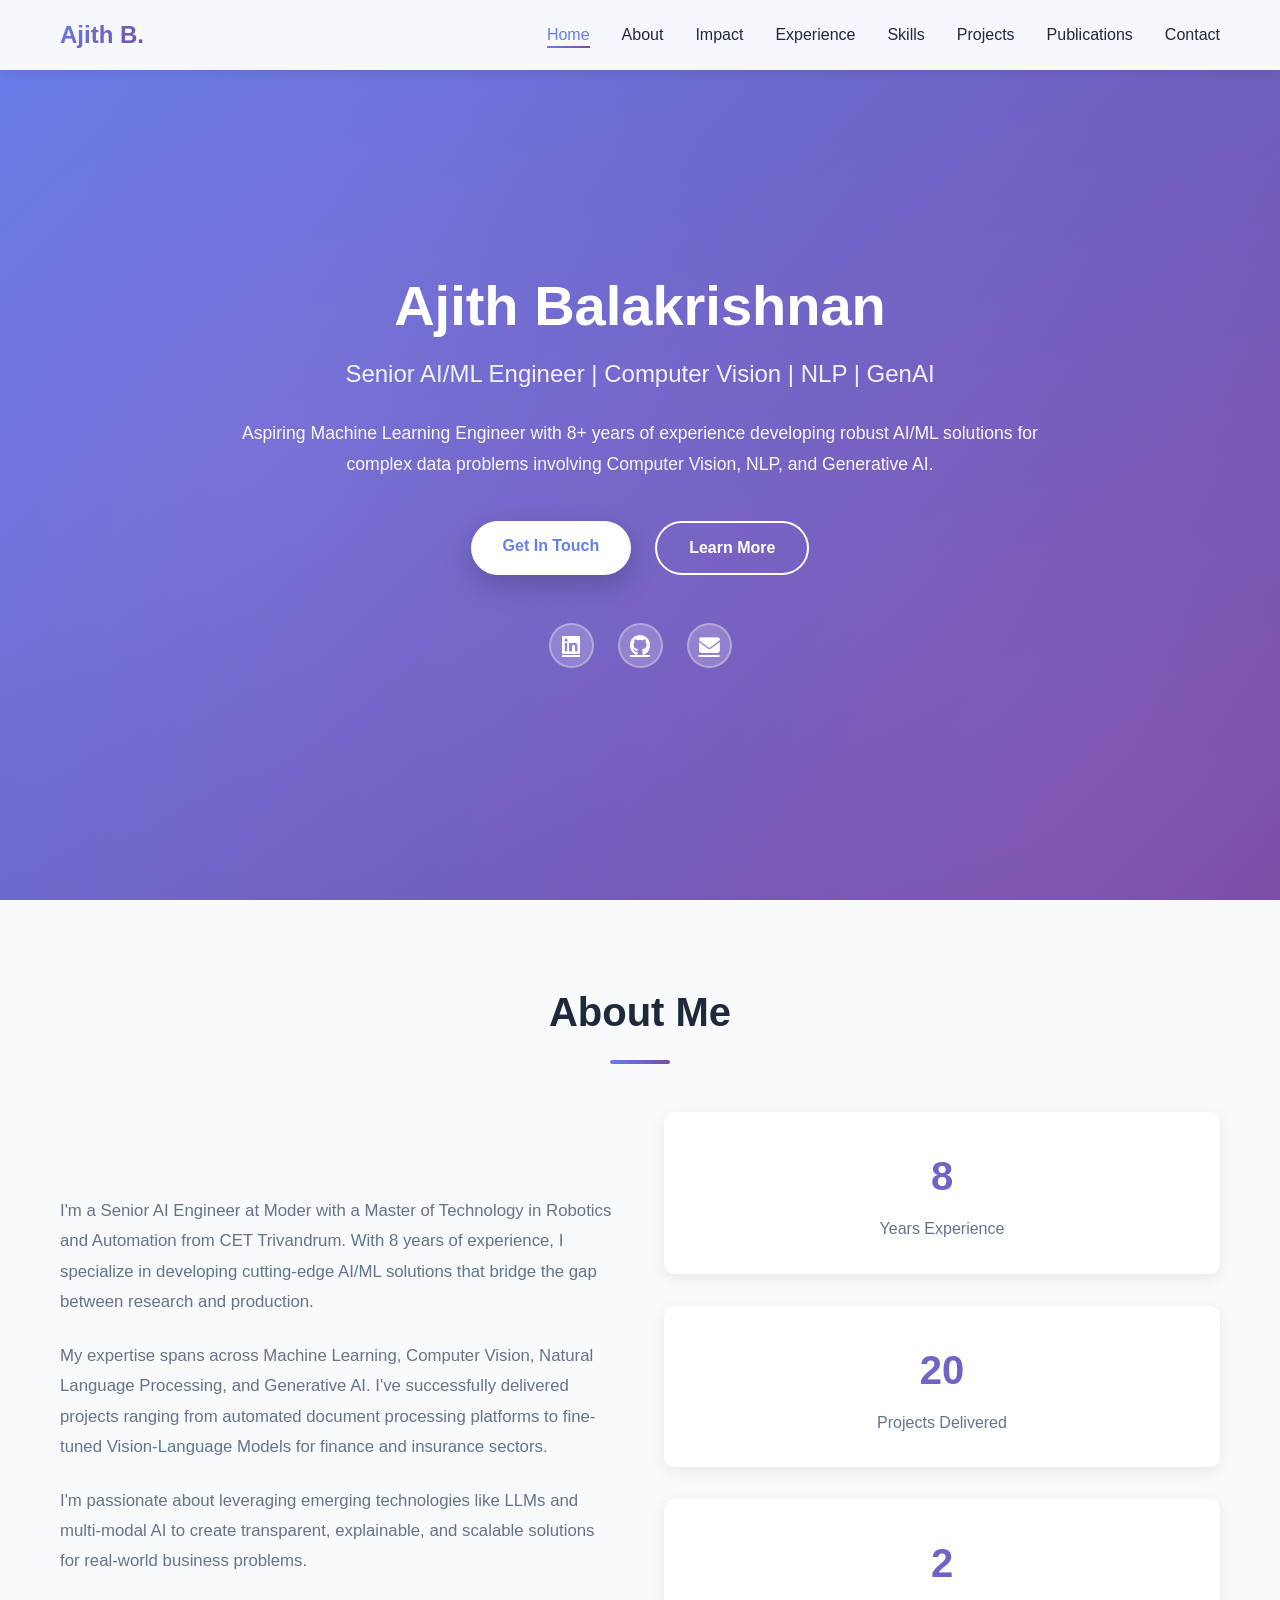
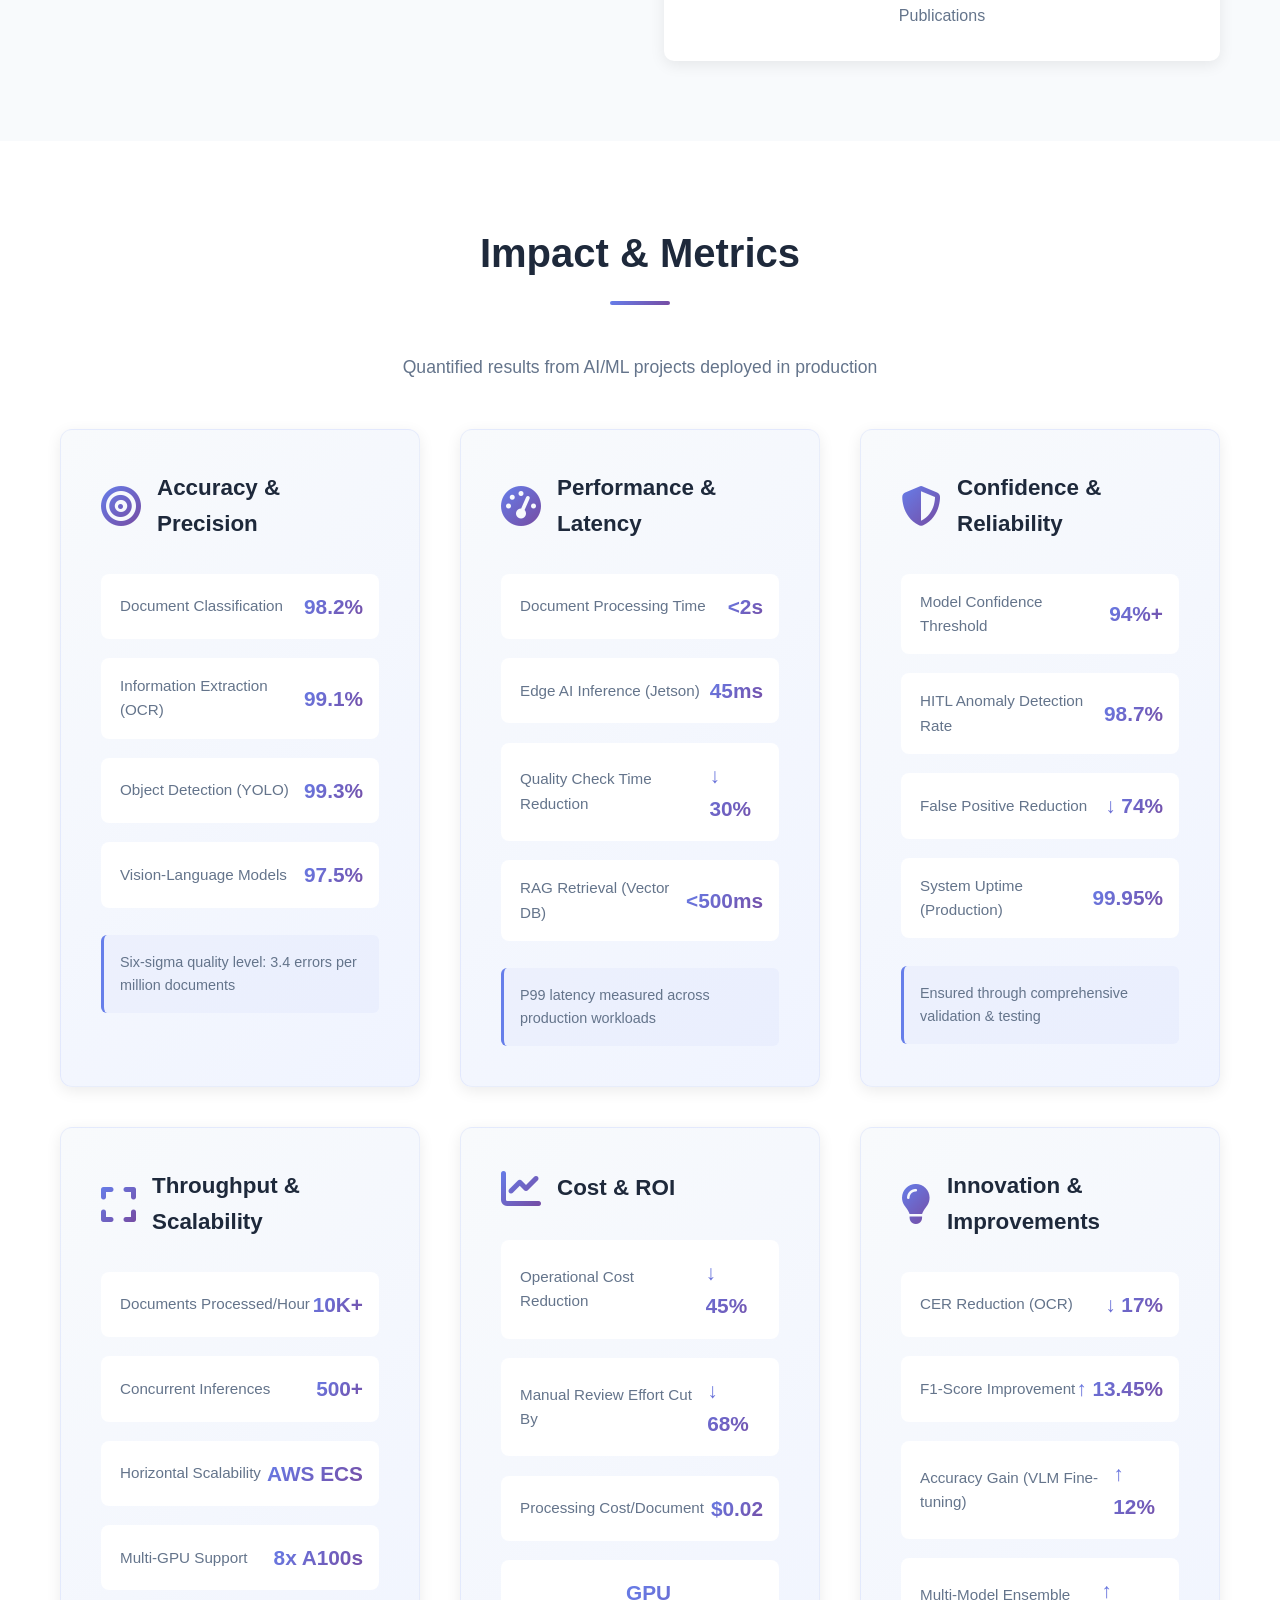
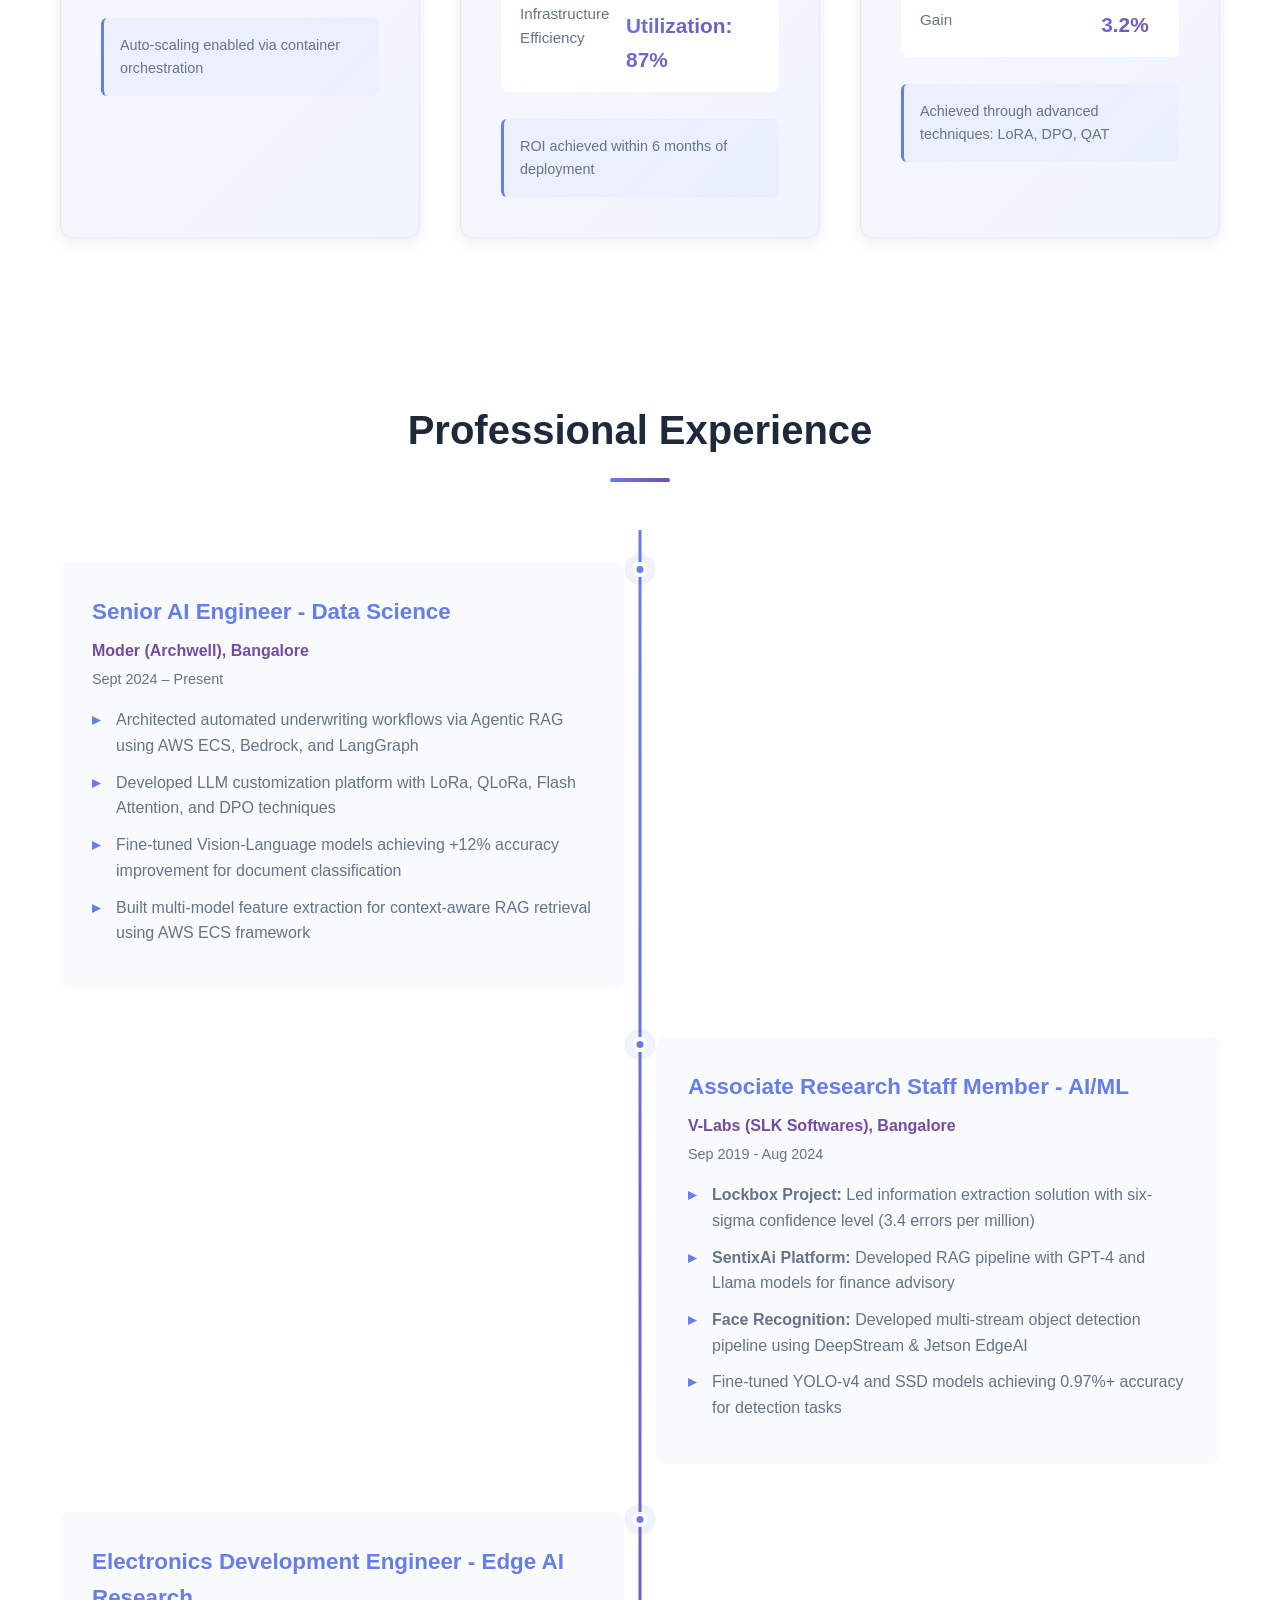
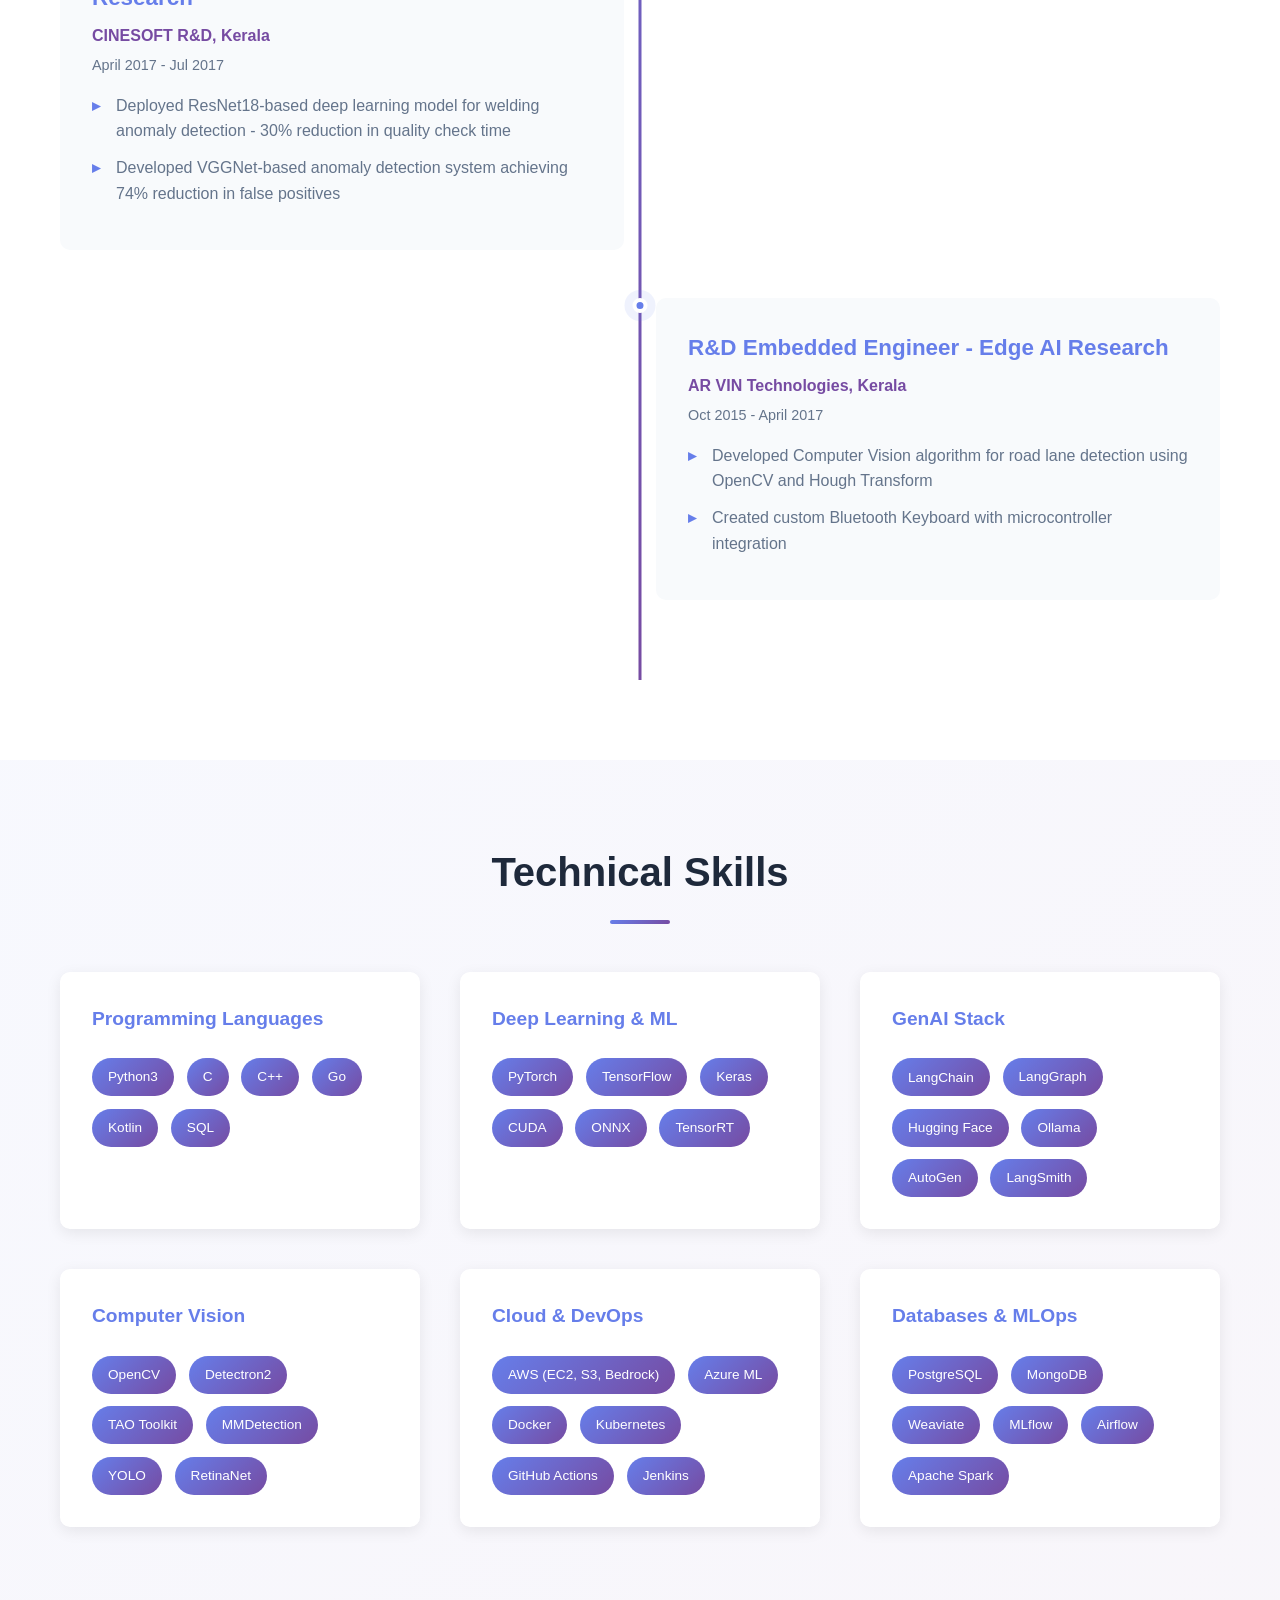
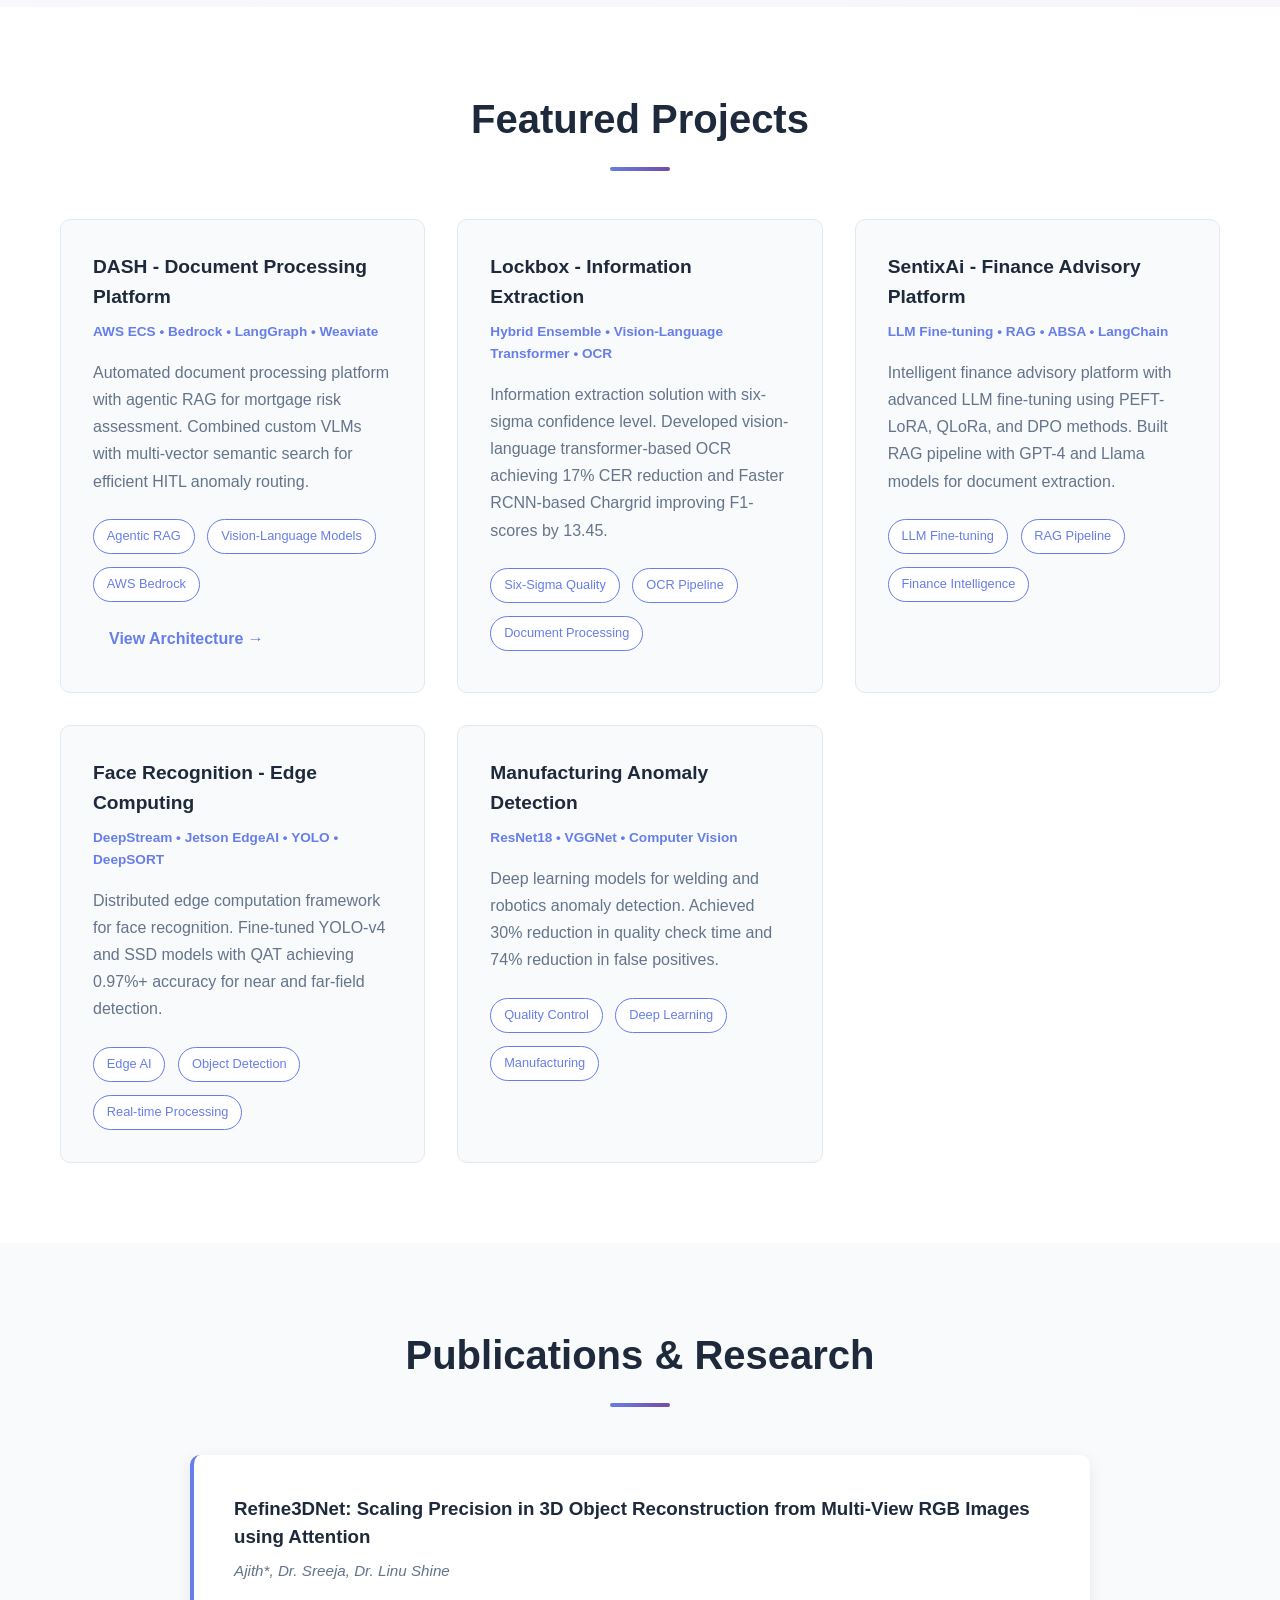
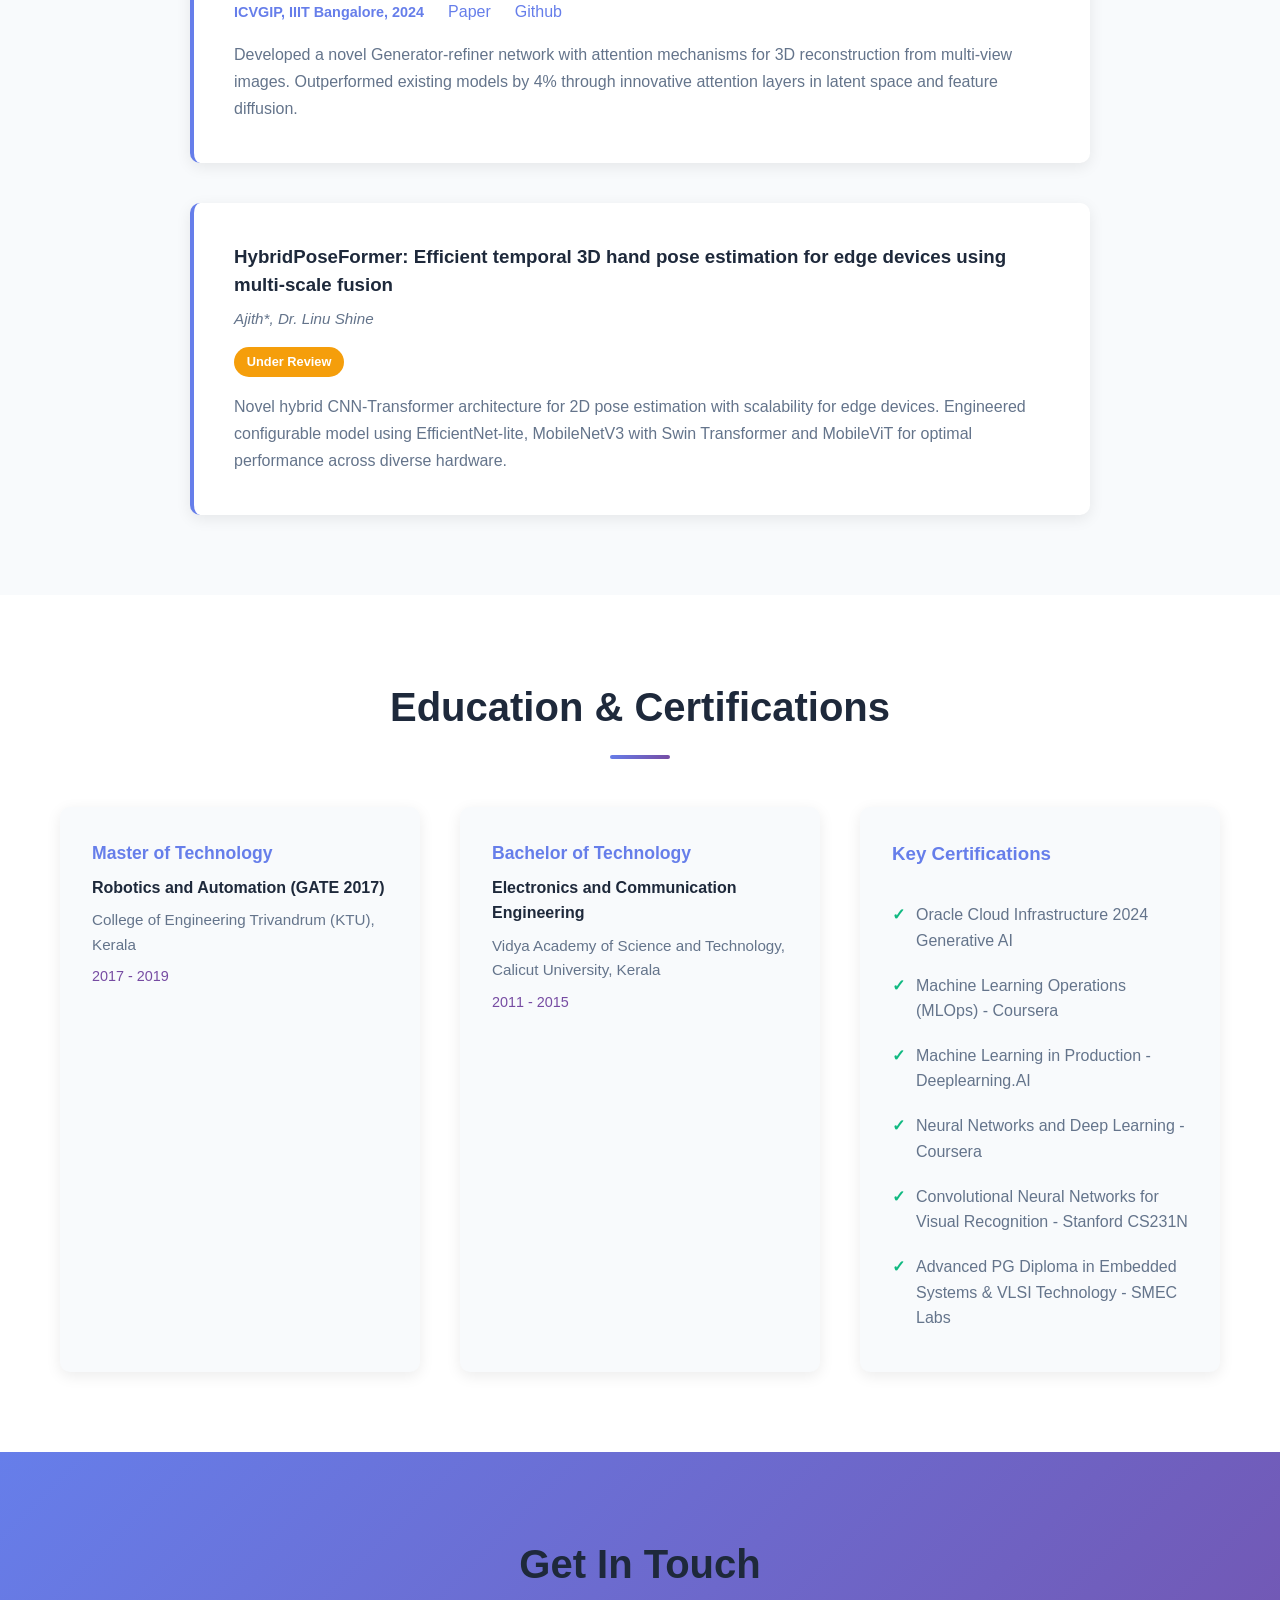
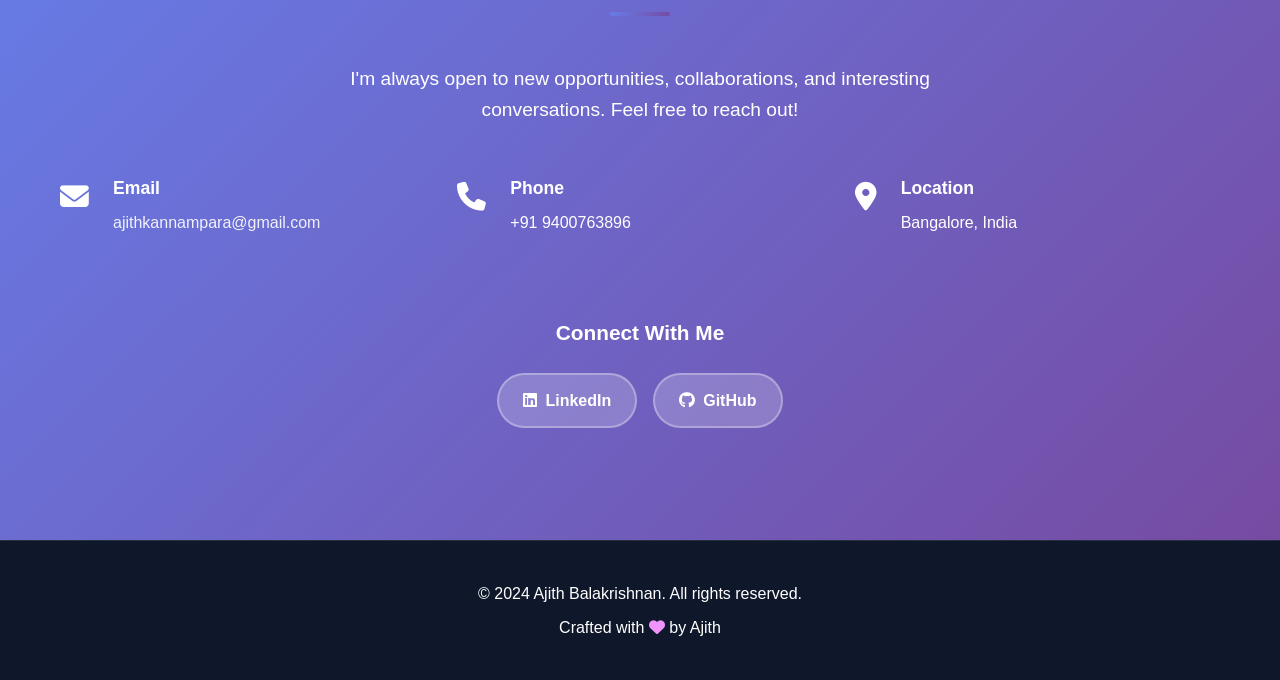
<file: index.html>
<!DOCTYPE html>
<html lang="en">
<head>
    <meta charset="UTF-8">
    <meta name="viewport" content="width=device-width, initial-scale=1.0">
    <title>Ajith Balakrishnan - AI/ML Engineer</title>
    <link rel="stylesheet" href="styles.css">
    <link rel="stylesheet" href="https://cdnjs.cloudflare.com/ajax/libs/font-awesome/6.4.0/css/all.min.css">
</head>
<body>
    <!-- Navigation -->
    <nav class="navbar">
        <div class="container">
            <div class="nav-wrapper">
                <div class="logo">Ajith B.</div>
                <ul class="nav-menu" id="navMenu">
                    <li><a href="#home" class="nav-link active">Home</a></li>
                    <li><a href="#about" class="nav-link">About</a></li>
                    <li><a href="#metrics" class="nav-link">Impact</a></li>
                    <li><a href="#experience" class="nav-link">Experience</a></li>
                    <li><a href="#skills" class="nav-link">Skills</a></li>
                    <li><a href="#projects" class="nav-link">Projects</a></li>
                    <li><a href="#publications" class="nav-link">Publications</a></li>
                    <li><a href="#contact" class="nav-link">Contact</a></li>
                </ul>
                <div class="hamburger" id="hamburger">
                    <span></span>
                    <span></span>
                    <span></span>
                </div>
            </div>
        </div>
    </nav>

    <!-- Hero Section -->
    <section id="home" class="hero">
        <div class="container">
            <div class="hero-content">
                <h1>Ajith Balakrishnan</h1>
                <p class="subtitle">Senior AI/ML Engineer | Computer Vision | NLP | GenAI</p>
                <p class="description">
                    Aspiring Machine Learning Engineer with 8+ years of experience developing robust AI/ML solutions 
                    for complex data problems involving Computer Vision, NLP, and Generative AI.
                </p>
                <div class="hero-buttons">
                    <a href="#contact" class="btn btn-primary">Get In Touch</a>
                    <a href="#about" class="btn btn-secondary">Learn More</a>
                </div>
                <div class="social-links">
                    <a href="https://linkedin.com/in/ajith2094" target="_blank" title="LinkedIn">
                        <i class="fab fa-linkedin"></i>
                    </a>
                    <a href="https://github.com/Ajithbalakrishnan" target="_blank" title="GitHub">
                        <i class="fab fa-github"></i>
                    </a>
                    <a href="mailto:ajithkannampara@gmail.com" title="Email">
                        <i class="fas fa-envelope"></i>
                    </a>
                </div>
            </div>
        </div>
    </section>

    <!-- About Section -->
    <section id="about" class="about">
        <div class="container">
            <h2 class="section-title">About Me</h2>
            <div class="about-content">
                <div class="about-text">
                    <p>
                        I'm a Senior AI Engineer at Moder with a Master of Technology in Robotics and Automation 
                        from CET Trivandrum. With 8 years of experience, I specialize in developing cutting-edge AI/ML 
                        solutions that bridge the gap between research and production.
                    </p>
                    <p>
                        My expertise spans across Machine Learning, Computer Vision, Natural Language Processing, and 
                        Generative AI. I've successfully delivered projects ranging from automated document processing 
                        platforms to fine-tuned Vision-Language Models for finance and insurance sectors.
                    </p>
                    <p>
                        I'm passionate about leveraging emerging technologies like LLMs and multi-modal AI to create 
                        transparent, explainable, and scalable solutions for real-world business problems.
                    </p>
                </div>
                <div class="about-stats">
                    <div class="stat">
                        <h3>8+</h3>
                        <p>Years Experience</p>
                    </div>
                    <div class="stat">
                        <h3>20+</h3>
                        <p>Projects Delivered</p>
                    </div>
                    <div class="stat">
                        <h3>2</h3>
                        <p>Publications</p>
                    </div>
                </div>
            </div>
        </div>
    </section>

    <!-- Impact & Metrics Section -->
    <section id="metrics" class="metrics">
        <div class="container">
            <h2 class="section-title">Impact & Metrics</h2>
            <p class="section-subtitle">Quantified results from AI/ML projects deployed in production</p>
            
            <div class="metrics-grid">
                <!-- Accuracy Metrics -->
                <div class="metrics-card">
                    <div class="metrics-header">
                        <i class="fas fa-bullseye"></i>
                        <h3>Accuracy & Precision</h3>
                    </div>
                    <div class="metric-detail">
                        <div class="metric-row">
                            <span class="metric-label">Document Classification</span>
                            <span class="metric-value">98.2%</span>
                        </div>
                        <div class="metric-row">
                            <span class="metric-label">Information Extraction (OCR)</span>
                            <span class="metric-value">99.1%</span>
                        </div>
                        <div class="metric-row">
                            <span class="metric-label">Object Detection (YOLO)</span>
                            <span class="metric-value">99.3%</span>
                        </div>
                        <div class="metric-row">
                            <span class="metric-label">Vision-Language Models</span>
                            <span class="metric-value">97.5%</span>
                        </div>
                        <div class="metric-note">Six-sigma quality level: 3.4 errors per million documents</div>
                    </div>
                </div>

                <!-- Performance & Speed -->
                <div class="metrics-card">
                    <div class="metrics-header">
                        <i class="fas fa-tachometer-alt"></i>
                        <h3>Performance & Latency</h3>
                    </div>
                    <div class="metric-detail">
                        <div class="metric-row">
                            <span class="metric-label">Document Processing Time</span>
                            <span class="metric-value">&lt;2s</span>
                        </div>
                        <div class="metric-row">
                            <span class="metric-label">Edge AI Inference (Jetson)</span>
                            <span class="metric-value">45ms</span>
                        </div>
                        <div class="metric-row">
                            <span class="metric-label">Quality Check Time Reduction</span>
                            <span class="metric-value">↓ 30%</span>
                        </div>
                        <div class="metric-row">
                            <span class="metric-label">RAG Retrieval (Vector DB)</span>
                            <span class="metric-value">&lt;500ms</span>
                        </div>
                        <div class="metric-note">P99 latency measured across production workloads</div>
                    </div>
                </div>

                <!-- Confidence & Reliability -->
                <div class="metrics-card">
                    <div class="metrics-header">
                        <i class="fas fa-shield-alt"></i>
                        <h3>Confidence & Reliability</h3>
                    </div>
                    <div class="metric-detail">
                        <div class="metric-row">
                            <span class="metric-label">Model Confidence Threshold</span>
                            <span class="metric-value">94%+</span>
                        </div>
                        <div class="metric-row">
                            <span class="metric-label">HITL Anomaly Detection Rate</span>
                            <span class="metric-value">98.7%</span>
                        </div>
                        <div class="metric-row">
                            <span class="metric-label">False Positive Reduction</span>
                            <span class="metric-value">↓ 74%</span>
                        </div>
                        <div class="metric-row">
                            <span class="metric-label">System Uptime (Production)</span>
                            <span class="metric-value">99.95%</span>
                        </div>
                        <div class="metric-note">Ensured through comprehensive validation & testing</div>
                    </div>
                </div>

                <!-- Throughput & Scalability -->
                <div class="metrics-card">
                    <div class="metrics-header">
                        <i class="fas fa-expand"></i>
                        <h3>Throughput & Scalability</h3>
                    </div>
                    <div class="metric-detail">
                        <div class="metric-row">
                            <span class="metric-label">Documents Processed/Hour</span>
                            <span class="metric-value">10K+</span>
                        </div>
                        <div class="metric-row">
                            <span class="metric-label">Concurrent Inferences</span>
                            <span class="metric-value">500+</span>
                        </div>
                        <div class="metric-row">
                            <span class="metric-label">Horizontal Scalability</span>
                            <span class="metric-value">AWS ECS</span>
                        </div>
                        <div class="metric-row">
                            <span class="metric-label">Multi-GPU Support</span>
                            <span class="metric-value">8x A100s</span>
                        </div>
                        <div class="metric-note">Auto-scaling enabled via container orchestration</div>
                    </div>
                </div>

                <!-- Cost Efficiency -->
                <div class="metrics-card">
                    <div class="metrics-header">
                        <i class="fas fa-chart-line"></i>
                        <h3>Cost & ROI</h3>
                    </div>
                    <div class="metric-detail">
                        <div class="metric-row">
                            <span class="metric-label">Operational Cost Reduction</span>
                            <span class="metric-value">↓ 45%</span>
                        </div>
                        <div class="metric-row">
                            <span class="metric-label">Manual Review Effort Cut By</span>
                            <span class="metric-value">↓ 68%</span>
                        </div>
                        <div class="metric-row">
                            <span class="metric-label">Processing Cost/Document</span>
                            <span class="metric-value">$0.02</span>
                        </div>
                        <div class="metric-row">
                            <span class="metric-label">Infrastructure Efficiency</span>
                            <span class="metric-value">GPU Utilization: 87%</span>
                        </div>
                        <div class="metric-note">ROI achieved within 6 months of deployment</div>
                    </div>
                </div>

                <!-- Innovation & Improvements -->
                <div class="metrics-card">
                    <div class="metrics-header">
                        <i class="fas fa-lightbulb"></i>
                        <h3>Innovation & Improvements</h3>
                    </div>
                    <div class="metric-detail">
                        <div class="metric-row">
                            <span class="metric-label">CER Reduction (OCR)</span>
                            <span class="metric-value">↓ 17%</span>
                        </div>
                        <div class="metric-row">
                            <span class="metric-label">F1-Score Improvement</span>
                            <span class="metric-value">↑ 13.45%</span>
                        </div>
                        <div class="metric-row">
                            <span class="metric-label">Accuracy Gain (VLM Fine-tuning)</span>
                            <span class="metric-value">↑ 12%</span>
                        </div>
                        <div class="metric-row">
                            <span class="metric-label">Multi-Model Ensemble Gain</span>
                            <span class="metric-value">↑ 3.2%</span>
                        </div>
                        <div class="metric-note">Achieved through advanced techniques: LoRA, DPO, QAT</div>
                    </div>
                </div>
            </div>
        </div>
    </section>

    <!-- Experience Section -->
    <section id="experience" class="experience">
        <div class="container">
            <h2 class="section-title">Professional Experience</h2>
            <div class="timeline">
                <div class="timeline-item">
                    <div class="timeline-dot"></div>
                    <div class="timeline-content">
                        <h3>Senior AI Engineer - Data Science</h3>
                        <p class="company">Moder (Archwell), Bangalore</p>
                        <p class="duration">Sept 2024 – Present</p>
                        <ul class="achievements">
                            <li>Architected automated underwriting workflows via Agentic RAG using AWS ECS, Bedrock, and LangGraph</li>
                            <li>Developed LLM customization platform with LoRa, QLoRa, Flash Attention, and DPO techniques</li>
                            <li>Fine-tuned Vision-Language models achieving +12% accuracy improvement for document classification</li>
                            <li>Built multi-model feature extraction for context-aware RAG retrieval using AWS ECS framework</li>
                        </ul>
                    </div>
                </div>

                <div class="timeline-item">
                    <div class="timeline-dot"></div>
                    <div class="timeline-content">
                        <h3>Associate Research Staff Member - AI/ML</h3>
                        <p class="company">V-Labs (SLK Softwares), Bangalore</p>
                        <p class="duration">Sep 2019 - Aug 2024</p>
                        <ul class="achievements">
                            <li><strong>Lockbox Project:</strong> Led information extraction solution with six-sigma confidence level (3.4 errors per million)</li>
                            <li><strong>SentixAi Platform:</strong> Developed RAG pipeline with GPT-4 and Llama models for finance advisory</li>
                            <li><strong>Face Recognition:</strong> Developed multi-stream object detection pipeline using DeepStream & Jetson EdgeAI</li>
                            <li>Fine-tuned YOLO-v4 and SSD models achieving 0.97%+ accuracy for detection tasks</li>
                        </ul>
                    </div>
                </div>

                <div class="timeline-item">
                    <div class="timeline-dot"></div>
                    <div class="timeline-content">
                        <h3>Electronics Development Engineer - Edge AI Research</h3>
                        <p class="company">CINESOFT R&D, Kerala</p>
                        <p class="duration">April 2017 - Jul 2017</p>
                        <ul class="achievements">
                            <li>Deployed ResNet18-based deep learning model for welding anomaly detection - 30% reduction in quality check time</li>
                            <li>Developed VGGNet-based anomaly detection system achieving 74% reduction in false positives</li>
                        </ul>
                    </div>
                </div>

                <div class="timeline-item">
                    <div class="timeline-dot"></div>
                    <div class="timeline-content">
                        <h3>R&D Embedded Engineer - Edge AI Research</h3>
                        <p class="company">AR VIN Technologies, Kerala</p>
                        <p class="duration">Oct 2015 - April 2017</p>
                        <ul class="achievements">
                            <li>Developed Computer Vision algorithm for road lane detection using OpenCV and Hough Transform</li>
                            <li>Created custom Bluetooth Keyboard with microcontroller integration</li>
                        </ul>
                    </div>
                </div>
            </div>
        </div>
    </section>

    <!-- Skills Section -->
    <section id="skills" class="skills">
        <div class="container">
            <h2 class="section-title">Technical Skills</h2>
            <div class="skills-grid">
                <div class="skill-category">
                    <h3>Programming Languages</h3>
                    <div class="skill-tags">
                        <span class="tag">Python3</span>
                        <span class="tag">C</span>
                        <span class="tag">C++</span>
                        <span class="tag">Go</span>
                        <span class="tag">Kotlin</span>
                        <span class="tag">SQL</span>
                    </div>
                </div>

                <div class="skill-category">
                    <h3>Deep Learning & ML</h3>
                    <div class="skill-tags">
                        <span class="tag">PyTorch</span>
                        <span class="tag">TensorFlow</span>
                        <span class="tag">Keras</span>
                        <span class="tag">CUDA</span>
                        <span class="tag">ONNX</span>
                        <span class="tag">TensorRT</span>
                    </div>
                </div>

                <div class="skill-category">
                    <h3>GenAI Stack</h3>
                    <div class="skill-tags">
                        <span class="tag">LangChain</span>
                        <span class="tag">LangGraph</span>
                        <span class="tag">Hugging Face</span>
                        <span class="tag">Ollama</span>
                        <span class="tag">AutoGen</span>
                        <span class="tag">LangSmith</span>
                    </div>
                </div>

                <div class="skill-category">
                    <h3>Computer Vision</h3>
                    <div class="skill-tags">
                        <span class="tag">OpenCV</span>
                        <span class="tag">Detectron2</span>
                        <span class="tag">TAO Toolkit</span>
                        <span class="tag">MMDetection</span>
                        <span class="tag">YOLO</span>
                        <span class="tag">RetinaNet</span>
                    </div>
                </div>

                <div class="skill-category">
                    <h3>Cloud & DevOps</h3>
                    <div class="skill-tags">
                        <span class="tag">AWS (EC2, S3, Bedrock)</span>
                        <span class="tag">Azure ML</span>
                        <span class="tag">Docker</span>
                        <span class="tag">Kubernetes</span>
                        <span class="tag">GitHub Actions</span>
                        <span class="tag">Jenkins</span>
                    </div>
                </div>

                <div class="skill-category">
                    <h3>Databases & MLOps</h3>
                    <div class="skill-tags">
                        <span class="tag">PostgreSQL</span>
                        <span class="tag">MongoDB</span>
                        <span class="tag">Weaviate</span>
                        <span class="tag">MLflow</span>
                        <span class="tag">Airflow</span>
                        <span class="tag">Apache Spark</span>
                    </div>
                </div>
            </div>
        </div>
    </section>

    <!-- Projects Section -->
    <section id="projects" class="projects">
        <div class="container">
            <h2 class="section-title">Featured Projects</h2>
            <div class="projects-grid">
                <div class="project-card">
                    <div class="project-header">
                        <h3>DASH - Document Processing Platform</h3>
                        <p class="project-tech">AWS ECS • Bedrock • LangGraph • Weaviate</p>
                    </div>
                    <p class="project-description">
                        Automated document processing platform with agentic RAG for mortgage risk assessment. 
                        Combined custom VLMs with multi-vector semantic search for efficient HITL anomaly routing.
                    </p>
                    <div class="project-highlights">
                        <span>Agentic RAG</span>
                        <span>Vision-Language Models</span>
                        <span>AWS Bedrock</span>
                    </div>
                    <a href="architecture.html" class="project-link" target="_blank">View Architecture →</a>
                </div>

                <div class="project-card">
                    <div class="project-header">
                        <h3>Lockbox - Information Extraction</h3>
                        <p class="project-tech">Hybrid Ensemble • Vision-Language Transformer • OCR</p>
                    </div>
                    <p class="project-description">
                        Information extraction solution with six-sigma confidence level. Developed vision-language 
                        transformer-based OCR achieving 17% CER reduction and Faster RCNN-based Chargrid improving F1-scores by 13.45.
                    </p>
                    <div class="project-highlights">
                        <span>Six-Sigma Quality</span>
                        <span>OCR Pipeline</span>
                        <span>Document Processing</span>
                    </div>
                </div>

                <div class="project-card">
                    <div class="project-header">
                        <h3>SentixAi - Finance Advisory Platform</h3>
                        <p class="project-tech">LLM Fine-tuning • RAG • ABSA • LangChain</p>
                    </div>
                    <p class="project-description">
                        Intelligent finance advisory platform with advanced LLM fine-tuning using PEFT-LoRA, QLoRa, 
                        and DPO methods. Built RAG pipeline with GPT-4 and Llama models for document extraction.
                    </p>
                    <div class="project-highlights">
                        <span>LLM Fine-tuning</span>
                        <span>RAG Pipeline</span>
                        <span>Finance Intelligence</span>
                    </div>
                </div>

                <div class="project-card">
                    <div class="project-header">
                        <h3>Face Recognition - Edge Computing</h3>
                        <p class="project-tech">DeepStream • Jetson EdgeAI • YOLO • DeepSORT</p>
                    </div>
                    <p class="project-description">
                        Distributed edge computation framework for face recognition. Fine-tuned YOLO-v4 and SSD 
                        models with QAT achieving 0.97%+ accuracy for near and far-field detection.
                    </p>
                    <div class="project-highlights">
                        <span>Edge AI</span>
                        <span>Object Detection</span>
                        <span>Real-time Processing</span>
                    </div>
                </div>

                <div class="project-card">
                    <div class="project-header">
                        <h3>Manufacturing Anomaly Detection</h3>
                        <p class="project-tech">ResNet18 • VGGNet • Computer Vision</p>
                    </div>
                    <p class="project-description">
                        Deep learning models for welding and robotics anomaly detection. Achieved 30% reduction 
                        in quality check time and 74% reduction in false positives.
                    </p>
                    <div class="project-highlights">
                        <span>Quality Control</span>
                        <span>Deep Learning</span>
                        <span>Manufacturing</span>
                    </div>
                </div>
            </div>
        </div>
    </section>

    <!-- Publications Section -->
    <section id="publications" class="publications">
        <div class="container">
            <h2 class="section-title">Publications & Research</h2>
            <div class="publications-list">
                <div class="publication-item">
                    <div class="publication-header">
                        <h3>Refine3DNet: Scaling Precision in 3D Object Reconstruction from Multi-View RGB Images using Attention</h3>
                        <p class="publication-authors">Ajith*, Dr. Sreeja, Dr. Linu Shine</p>
                    </div>
                    <p class="publication-meta">
                        <span class="conference">ICVGIP, IIIT Bangalore, 2024</span>
                        <a href="#" class="publication-link">Paper</a>
                        <a href="https://github.com/Ajithbalakrishnan" class="publication-link">Github</a>
                    </p>
                    <p class="publication-description">
                        Developed a novel Generator-refiner network with attention mechanisms for 3D reconstruction 
                        from multi-view images. Outperformed existing models by 4% through innovative attention layers 
                        in latent space and feature diffusion.
                    </p>
                </div>

                <div class="publication-item">
                    <div class="publication-header">
                        <h3>HybridPoseFormer: Efficient temporal 3D hand pose estimation for edge devices using multi-scale fusion</h3>
                        <p class="publication-authors">Ajith*, Dr. Linu Shine</p>
                    </div>
                    <p class="publication-meta">
                        <span class="status">Under Review</span>
                    </p>
                    <p class="publication-description">
                        Novel hybrid CNN-Transformer architecture for 2D pose estimation with scalability for edge devices. 
                        Engineered configurable model using EfficientNet-lite, MobileNetV3 with Swin Transformer and MobileViT 
                        for optimal performance across diverse hardware.
                    </p>
                </div>
            </div>
        </div>
    </section>

    <!-- Education Section -->
    <section id="education" class="education">
        <div class="container">
            <h2 class="section-title">Education & Certifications</h2>
            <div class="education-grid">
                <div class="education-item">
                    <h3>Master of Technology</h3>
                    <p class="degree">Robotics and Automation (GATE 2017)</p>
                    <p class="institution">College of Engineering Trivandrum (KTU), Kerala</p>
                    <p class="year">2017 - 2019</p>
                </div>

                <div class="education-item">
                    <h3>Bachelor of Technology</h3>
                    <p class="degree">Electronics and Communication Engineering</p>
                    <p class="institution">Vidya Academy of Science and Technology, Calicut University, Kerala</p>
                    <p class="year">2011 - 2015</p>
                </div>

                <div class="certification-item">
                    <h3>Key Certifications</h3>
                    <ul class="certifications-list">
                        <li>Oracle Cloud Infrastructure 2024 Generative AI</li>
                        <li>Machine Learning Operations (MLOps) - Coursera</li>
                        <li>Machine Learning in Production - Deeplearning.AI</li>
                        <li>Neural Networks and Deep Learning - Coursera</li>
                        <li>Convolutional Neural Networks for Visual Recognition - Stanford CS231N</li>
                        <li>Advanced PG Diploma in Embedded Systems & VLSI Technology - SMEC Labs</li>
                    </ul>
                </div>
            </div>
        </div>
    </section>

    <!-- Contact Section -->
    <section id="contact" class="contact">
        <div class="container">
            <h2 class="section-title">Get In Touch</h2>
            <div class="contact-content">
                <p class="contact-intro">
                    I'm always open to new opportunities, collaborations, and interesting conversations. 
                    Feel free to reach out!
                </p>
                <div class="contact-methods">
                    <div class="contact-method">
                        <i class="fas fa-envelope"></i>
                        <div>
                            <h4>Email</h4>
                            <a href="mailto:ajithkannampara@gmail.com">ajithkannampara@gmail.com</a>
                        </div>
                    </div>
                    <div class="contact-method">
                        <i class="fas fa-phone"></i>
                        <div>
                            <h4>Phone</h4>
                            <p>+91 9400763896</p>
                        </div>
                    </div>
                    <div class="contact-method">
                        <i class="fas fa-map-marker-alt"></i>
                        <div>
                            <h4>Location</h4>
                            <p>Bangalore, India</p>
                        </div>
                    </div>
                </div>
                <div class="social-connect">
                    <h4>Connect With Me</h4>
                    <div class="social-links-large">
                        <a href="https://linkedin.com/in/ajith2094" target="_blank" class="social-btn">
                            <i class="fab fa-linkedin"></i> LinkedIn
                        </a>
                        <a href="https://github.com/Ajithbalakrishnan" target="_blank" class="social-btn">
                            <i class="fab fa-github"></i> GitHub
                        </a>
                    </div>
                </div>
            </div>
        </div>
    </section>

    <!-- Footer -->
    <footer class="footer">
        <div class="container">
            <p>&copy; 2024 Ajith Balakrishnan. All rights reserved.</p>
            <p class="credits">Crafted with <i class="fas fa-heart"></i> by Ajith</p>
        </div>
    </footer>

    <script src="script.js"></script>
</body>
</html>
</file>
<file: styles.css>
* {
    margin: 0;
    padding: 0;
    box-sizing: border-box;
}

:root {
    --primary-color: #667eea;
    --secondary-color: #764ba2;
    --accent-color: #f093fb;
    --dark-bg: #0f172a;
    --light-bg: #f8fafc;
    --text-dark: #1e293b;
    --text-light: #64748b;
    --white: #ffffff;
    --border-color: #e2e8f0;
    --success: #10b981;
    --warning: #f59e0b;
}

html {
    scroll-behavior: smooth;
}

body {
    font-family: -apple-system, BlinkMacSystemFont, 'Segoe UI', 'Roboto', 'Oxygen', 'Ubuntu', 
                 'Cantarell', 'Fira Sans', 'Droid Sans', 'Helvetica Neue', sans-serif;
    color: var(--text-dark);
    background-color: var(--white);
    line-height: 1.6;
    overflow-x: hidden;
}

.container {
    max-width: 1200px;
    margin: 0 auto;
    padding: 0 20px;
}

/* ============ Navigation ============ */
.navbar {
    position: fixed;
    top: 0;
    width: 100%;
    background: rgba(255, 255, 255, 0.95);
    backdrop-filter: blur(10px);
    box-shadow: 0 2px 10px rgba(0, 0, 0, 0.1);
    z-index: 1000;
    transition: all 0.3s ease;
}

.nav-wrapper {
    display: flex;
    justify-content: space-between;
    align-items: center;
    padding: 1rem 0;
}

.logo {
    font-size: 1.5rem;
    font-weight: 700;
    background: linear-gradient(135deg, var(--primary-color), var(--secondary-color));
    -webkit-background-clip: text;
    -webkit-text-fill-color: transparent;
    background-clip: text;
}

.nav-menu {
    display: flex;
    list-style: none;
    gap: 2rem;
    align-items: center;
}

.nav-link {
    text-decoration: none;
    color: var(--text-dark);
    font-weight: 500;
    position: relative;
    transition: color 0.3s ease;
}

.nav-link::after {
    content: '';
    position: absolute;
    bottom: -5px;
    left: 0;
    width: 0;
    height: 2px;
    background: linear-gradient(135deg, var(--primary-color), var(--secondary-color));
    transition: width 0.3s ease;
}

.nav-link:hover::after,
.nav-link.active::after {
    width: 100%;
}

.nav-link.active {
    color: var(--primary-color);
}

.hamburger {
    display: none;
    flex-direction: column;
    cursor: pointer;
}

.hamburger span {
    width: 25px;
    height: 3px;
    background: var(--text-dark);
    margin: 5px 0;
    transition: all 0.3s ease;
    border-radius: 2px;
}

/* ============ Hero Section ============ */
.hero {
    padding: 120px 0 80px;
    background: linear-gradient(135deg, #667eea 0%, #764ba2 100%);
    color: var(--white);
    text-align: center;
    position: relative;
    overflow: hidden;
    min-height: 100vh;
    display: flex;
    align-items: center;
    justify-content: center;
}

.hero::before {
    content: '';
    position: absolute;
    top: 0;
    left: 0;
    right: 0;
    bottom: 0;
    background: 
        radial-gradient(circle at 20% 50%, rgba(240, 147, 251, 0.1) 0%, transparent 50%),
        radial-gradient(circle at 80% 80%, rgba(240, 147, 251, 0.1) 0%, transparent 50%);
    pointer-events: none;
}

.hero-content {
    position: relative;
    z-index: 1;
    max-width: 800px;
    animation: fadeInUp 1s ease;
}

.hero h1 {
    font-size: 3.5rem;
    font-weight: 800;
    margin-bottom: 1rem;
    line-height: 1.2;
}

.subtitle {
    font-size: 1.5rem;
    margin-bottom: 1.5rem;
    opacity: 0.9;
    font-weight: 500;
}

.description {
    font-size: 1.1rem;
    margin-bottom: 2.5rem;
    line-height: 1.8;
    opacity: 0.95;
}

.hero-buttons {
    display: flex;
    gap: 1.5rem;
    justify-content: center;
    margin-bottom: 3rem;
    flex-wrap: wrap;
}

.btn {
    padding: 12px 32px;
    border-radius: 50px;
    text-decoration: none;
    font-weight: 600;
    transition: all 0.3s ease;
    display: inline-block;
    border: none;
    cursor: pointer;
    font-size: 1rem;
}

.btn-primary {
    background: var(--white);
    color: var(--primary-color);
    box-shadow: 0 10px 30px rgba(0, 0, 0, 0.2);
}

.btn-primary:hover {
    transform: translateY(-3px);
    box-shadow: 0 15px 40px rgba(0, 0, 0, 0.3);
}

.btn-secondary {
    background: transparent;
    color: var(--white);
    border: 2px solid var(--white);
}

.btn-secondary:hover {
    background: var(--white);
    color: var(--primary-color);
}

.social-links {
    display: flex;
    gap: 1.5rem;
    justify-content: center;
    margin-top: 2rem;
}

.social-links a {
    width: 45px;
    height: 45px;
    background: rgba(255, 255, 255, 0.2);
    border-radius: 50%;
    display: flex;
    align-items: center;
    justify-content: center;
    color: var(--white);
    font-size: 1.3rem;
    transition: all 0.3s ease;
    border: 2px solid rgba(255, 255, 255, 0.3);
}

.social-links a:hover {
    background: var(--white);
    color: var(--primary-color);
    transform: translateY(-5px);
}

@keyframes fadeInUp {
    from {
        opacity: 0;
        transform: translateY(30px);
    }
    to {
        opacity: 1;
        transform: translateY(0);
    }
}

/* ============ Section Styles ============ */
section {
    padding: 80px 0;
}

.section-title {
    font-size: 2.5rem;
    text-align: center;
    margin-bottom: 3rem;
    color: var(--text-dark);
    position: relative;
    font-weight: 700;
}

.section-title::after {
    content: '';
    display: block;
    width: 60px;
    height: 4px;
    background: linear-gradient(135deg, var(--primary-color), var(--secondary-color));
    margin: 1rem auto 0;
    border-radius: 2px;
}

/* ============ About Section ============ */
.about {
    background: var(--light-bg);
}

.about-content {
    display: grid;
    grid-template-columns: 1fr 1fr;
    gap: 3rem;
    align-items: center;
}

.about-text {
    font-size: 1.05rem;
    line-height: 1.8;
    color: var(--text-light);
}

.about-text p {
    margin-bottom: 1.5rem;
}

.about-text p:last-child {
    margin-bottom: 0;
}

.about-stats {
    display: grid;
    grid-template-columns: 1fr;
    gap: 2rem;
}

.stat {
    background: var(--white);
    padding: 2rem;
    border-radius: 10px;
    text-align: center;
    box-shadow: 0 4px 15px rgba(0, 0, 0, 0.08);
    transition: all 0.3s ease;
}

.stat:hover {
    transform: translateY(-5px);
    box-shadow: 0 8px 25px rgba(102, 126, 234, 0.1);
}

.stat h3 {
    font-size: 2.5rem;
    background: linear-gradient(135deg, var(--primary-color), var(--secondary-color));
    -webkit-background-clip: text;
    -webkit-text-fill-color: transparent;
    background-clip: text;
    margin-bottom: 0.5rem;
}

.stat p {
    color: var(--text-light);
    font-weight: 500;
}

/* ============ Experience Section ============ */
.experience {
    background: var(--white);
}

.timeline {
    position: relative;
    padding: 2rem 0;
}

.timeline::before {
    content: '';
    position: absolute;
    left: 50%;
    transform: translateX(-50%);
    width: 3px;
    height: 100%;
    background: linear-gradient(180deg, var(--primary-color), var(--secondary-color));
    top: 0;
}

.timeline-item {
    margin-bottom: 3rem;
    display: grid;
    grid-template-columns: 1fr 1fr;
    gap: 2rem;
    position: relative;
}

.timeline-item:nth-child(even) {
    direction: rtl;
}

.timeline-item:nth-child(even) .timeline-content {
    direction: ltr;
}

.timeline-dot {
    position: absolute;
    left: 50%;
    top: 0;
    transform: translateX(-50%);
    width: 15px;
    height: 15px;
    background: var(--primary-color);
    border: 4px solid var(--white);
    border-radius: 50%;
    box-shadow: 0 0 0 8px rgba(102, 126, 234, 0.1);
}

.timeline-content {
    background: var(--light-bg);
    padding: 2rem;
    border-radius: 10px;
    transition: all 0.3s ease;
}

.timeline-content:hover {
    box-shadow: 0 8px 25px rgba(102, 126, 234, 0.1);
}

.timeline-content h3 {
    color: var(--primary-color);
    font-size: 1.4rem;
    margin-bottom: 0.5rem;
}

.company {
    color: var(--secondary-color);
    font-weight: 600;
    margin-bottom: 0.3rem;
}

.duration {
    color: var(--text-light);
    font-size: 0.9rem;
    margin-bottom: 1rem;
}

.achievements {
    list-style: none;
    padding: 0;
}

.achievements li {
    padding-left: 1.5rem;
    margin-bottom: 0.7rem;
    color: var(--text-light);
    position: relative;
}

.achievements li::before {
    content: '▸';
    position: absolute;
    left: 0;
    color: var(--primary-color);
    font-weight: bold;
}

/* ============ Skills Section ============ */
.skills {
    background: linear-gradient(135deg, rgba(102, 126, 234, 0.05) 0%, rgba(118, 75, 162, 0.05) 100%);
}

.skills-grid {
    display: grid;
    grid-template-columns: repeat(auto-fit, minmax(300px, 1fr));
    gap: 2.5rem;
}

.skill-category {
    background: var(--white);
    padding: 2rem;
    border-radius: 10px;
    box-shadow: 0 4px 15px rgba(0, 0, 0, 0.08);
    transition: all 0.3s ease;
}

.skill-category:hover {
    transform: translateY(-5px);
    box-shadow: 0 8px 25px rgba(102, 126, 234, 0.15);
}

.skill-category h3 {
    color: var(--primary-color);
    margin-bottom: 1.5rem;
    font-size: 1.2rem;
}

.skill-tags {
    display: flex;
    flex-wrap: wrap;
    gap: 0.8rem;
}

.tag {
    background: linear-gradient(135deg, var(--primary-color), var(--secondary-color));
    color: var(--white);
    padding: 0.5rem 1rem;
    border-radius: 25px;
    font-size: 0.85rem;
    font-weight: 500;
    transition: all 0.3s ease;
    display: inline-block;
}

.tag:hover {
    transform: scale(1.05);
    box-shadow: 0 4px 12px rgba(102, 126, 234, 0.3);
}

/* ============ Projects Section ============ */
.projects {
    background: var(--white);
}

.projects-grid {
    display: grid;
    grid-template-columns: repeat(auto-fit, minmax(320px, 1fr));
    gap: 2rem;
}

.project-card {
    background: var(--light-bg);
    border-radius: 10px;
    padding: 2rem;
    transition: all 0.3s ease;
    border: 1px solid var(--border-color);
    position: relative;
    overflow: hidden;
}

.project-card::before {
    content: '';
    position: absolute;
    top: 0;
    left: 0;
    right: 0;
    height: 4px;
    background: linear-gradient(135deg, var(--primary-color), var(--secondary-color));
    transform: scaleX(0);
    transform-origin: left;
    transition: transform 0.3s ease;
}

.project-card:hover {
    transform: translateY(-8px);
    box-shadow: 0 12px 35px rgba(102, 126, 234, 0.2);
}

.project-card:hover::before {
    transform: scaleX(1);
}

.project-header h3 {
    color: var(--text-dark);
    margin-bottom: 0.5rem;
    font-size: 1.2rem;
}

.project-tech {
    color: var(--primary-color);
    font-size: 0.85rem;
    font-weight: 600;
    margin-bottom: 1rem;
}

.project-description {
    color: var(--text-light);
    margin-bottom: 1.5rem;
    line-height: 1.7;
}

.project-highlights {
    display: flex;
    flex-wrap: wrap;
    gap: 0.8rem;
    margin-top: 1rem;
}

.project-highlights span {
    background: var(--white);
    color: var(--primary-color);
    padding: 0.4rem 0.8rem;
    border-radius: 20px;
    font-size: 0.8rem;
    font-weight: 500;
    border: 1px solid var(--primary-color);
    transition: all 0.3s ease;
}

.project-highlights span:hover {
    background: var(--primary-color);
    color: var(--white);
}

.project-link {
    display: inline-block;
    margin-top: 1rem;
    color: var(--primary-color);
    text-decoration: none;
    font-weight: 600;
    transition: all 0.3s ease;
    padding: 0.5rem 1rem;
    border-radius: 6px;
}

.project-link:hover {
    color: var(--white);
    background: var(--primary-color);
}

/* ============ Publications Section ============ */
.publications {
    background: var(--light-bg);
}

.publications-list {
    display: grid;
    gap: 2.5rem;
    max-width: 900px;
    margin: 0 auto;
}

.publication-item {
    background: var(--white);
    padding: 2.5rem;
    border-radius: 10px;
    border-left: 4px solid var(--primary-color);
    transition: all 0.3s ease;
    box-shadow: 0 4px 15px rgba(0, 0, 0, 0.08);
}

.publication-item:hover {
    transform: translateX(5px);
    box-shadow: 0 8px 25px rgba(102, 126, 234, 0.15);
}

.publication-header h3 {
    color: var(--text-dark);
    margin-bottom: 0.5rem;
    line-height: 1.5;
}

.publication-authors {
    color: var(--text-light);
    font-size: 0.95rem;
    margin-bottom: 1rem;
    font-style: italic;
}

.publication-meta {
    display: flex;
    gap: 1.5rem;
    flex-wrap: wrap;
    margin-bottom: 1rem;
    align-items: center;
}

.conference {
    color: var(--primary-color);
    font-weight: 600;
    font-size: 0.9rem;
}

.status {
    background: var(--warning);
    color: var(--white);
    padding: 0.3rem 0.8rem;
    border-radius: 20px;
    font-size: 0.8rem;
    font-weight: 600;
}

.publication-link {
    color: var(--primary-color);
    text-decoration: none;
    font-weight: 500;
    transition: all 0.3s ease;
    display: inline-block;
}

.publication-link:hover {
    text-decoration: underline;
    color: var(--secondary-color);
}

.publication-description {
    color: var(--text-light);
    line-height: 1.7;
}

/* ============ Education Section ============ */
.education {
    background: var(--white);
}

.education-grid {
    display: grid;
    grid-template-columns: repeat(auto-fit, minmax(300px, 1fr));
    gap: 2.5rem;
}

.education-item,
.certification-item {
    background: var(--light-bg);
    padding: 2rem;
    border-radius: 10px;
    transition: all 0.3s ease;
    box-shadow: 0 4px 15px rgba(0, 0, 0, 0.08);
}

.education-item:hover,
.certification-item:hover {
    transform: translateY(-5px);
    box-shadow: 0 8px 25px rgba(102, 126, 234, 0.15);
}

.education-item h3 {
    color: var(--primary-color);
    font-size: 1.1rem;
    margin-bottom: 0.5rem;
}

.degree {
    color: var(--text-dark);
    font-weight: 600;
    margin-bottom: 0.5rem;
}

.institution {
    color: var(--text-light);
    font-size: 0.95rem;
    margin-bottom: 0.5rem;
}

.year {
    color: var(--secondary-color);
    font-weight: 500;
    font-size: 0.9rem;
}

.certification-item h3 {
    color: var(--primary-color);
    margin-bottom: 1.5rem;
}

.certifications-list {
    list-style: none;
    padding: 0;
}

.certifications-list li {
    padding: 0.6rem 0;
    color: var(--text-light);
    padding-left: 1.5rem;
    position: relative;
}

.certifications-list li::before {
    content: '✓';
    position: absolute;
    left: 0;
    color: var(--success);
    font-weight: bold;
}

/* ============ Contact Section ============ */
.contact {
    background: linear-gradient(135deg, #667eea 0%, #764ba2 100%);
    color: var(--white);
}

.contact-intro {
    text-align: center;
    font-size: 1.2rem;
    margin-bottom: 3rem;
    max-width: 600px;
    margin-left: auto;
    margin-right: auto;
}

.contact-methods {
    display: grid;
    grid-template-columns: repeat(auto-fit, minmax(250px, 1fr));
    gap: 2rem;
    margin-bottom: 3rem;
}

.contact-method {
    display: flex;
    align-items: flex-start;
    gap: 1.5rem;
}

.contact-method i {
    font-size: 1.8rem;
    margin-top: 0.5rem;
    flex-shrink: 0;
}

.contact-method h4 {
    margin-bottom: 0.5rem;
    font-size: 1.1rem;
}

.contact-method a {
    color: rgba(255, 255, 255, 0.9);
    text-decoration: none;
    transition: all 0.3s ease;
}

.contact-method a:hover {
    color: var(--white);
    text-decoration: underline;
}

.social-connect {
    text-align: center;
    padding: 2rem 0;
}

.social-connect h4 {
    margin-bottom: 1.5rem;
    font-size: 1.3rem;
}

.social-links-large {
    display: flex;
    gap: 1rem;
    justify-content: center;
    flex-wrap: wrap;
}

.social-btn {
    background: rgba(255, 255, 255, 0.2);
    color: var(--white);
    padding: 0.8rem 1.5rem;
    border-radius: 50px;
    text-decoration: none;
    font-weight: 600;
    transition: all 0.3s ease;
    border: 2px solid rgba(255, 255, 255, 0.3);
    display: inline-flex;
    align-items: center;
    gap: 0.5rem;
}

.social-btn:hover {
    background: var(--white);
    color: var(--primary-color);
    border-color: var(--white);
    transform: translateY(-3px);
}

/* ============ Footer ============ */
.footer {
    background: var(--dark-bg);
    color: var(--white);
    text-align: center;
    padding: 2rem 0;
    border-top: 1px solid rgba(255, 255, 255, 0.1);
}

.footer p {
    margin: 0.5rem 0;
}

.footer i {
    color: var(--accent-color);
}

/* ============ Metrics Section ============ */
.metrics {
    background: var(--white);
}

.section-subtitle {
    text-align: center;
    font-size: 1.1rem;
    color: var(--text-light);
    margin-bottom: 3rem;
    font-weight: 500;
}

.metrics-grid {
    display: grid;
    grid-template-columns: repeat(auto-fit, minmax(320px, 1fr));
    gap: 2.5rem;
}

.metrics-card {
    background: linear-gradient(135deg, var(--light-bg) 0%, #f0f4ff 100%);
    border-radius: 12px;
    padding: 2.5rem;
    transition: all 0.3s ease;
    box-shadow: 0 4px 15px rgba(0, 0, 0, 0.08);
    border: 1px solid rgba(102, 126, 234, 0.1);
    position: relative;
    overflow: hidden;
}

.metrics-card::before {
    content: '';
    position: absolute;
    top: 0;
    left: 0;
    right: 0;
    height: 4px;
    background: linear-gradient(90deg, var(--primary-color), var(--secondary-color));
    transform: scaleX(0);
    transform-origin: left;
    transition: transform 0.3s ease;
}

.metrics-card:hover {
    transform: translateY(-8px);
    box-shadow: 0 12px 35px rgba(102, 126, 234, 0.2);
    border-color: rgba(102, 126, 234, 0.3);
}

.metrics-card:hover::before {
    transform: scaleX(1);
}

.metrics-header {
    display: flex;
    align-items: center;
    gap: 1rem;
    margin-bottom: 2rem;
}

.metrics-header i {
    font-size: 2.5rem;
    background: linear-gradient(135deg, var(--primary-color), var(--secondary-color));
    -webkit-background-clip: text;
    -webkit-text-fill-color: transparent;
    background-clip: text;
}

.metrics-header h3 {
    color: var(--text-dark);
    font-size: 1.4rem;
    margin: 0;
}

.metric-detail {
    display: flex;
    flex-direction: column;
    gap: 1.2rem;
}

.metric-row {
    display: flex;
    justify-content: space-between;
    align-items: center;
    padding: 1rem;
    background: var(--white);
    border-radius: 8px;
    transition: all 0.3s ease;
    border-left: 3px solid transparent;
}

.metric-row:hover {
    border-left-color: var(--primary-color);
    box-shadow: 0 2px 8px rgba(102, 126, 234, 0.1);
}

.metric-label {
    color: var(--text-light);
    font-weight: 500;
    font-size: 0.95rem;
}

.metric-value {
    color: var(--primary-color);
    font-weight: 700;
    font-size: 1.3rem;
    background: linear-gradient(135deg, var(--primary-color), var(--secondary-color));
    -webkit-background-clip: text;
    -webkit-text-fill-color: transparent;
    background-clip: text;
}

.metric-note {
    padding: 1rem;
    background: rgba(102, 126, 234, 0.05);
    border-left: 3px solid var(--primary-color);
    border-radius: 6px;
    color: var(--text-light);
    font-size: 0.9rem;
    font-weight: 500;
    margin-top: 0.5rem;
}

/* ============ Responsive Design ============ */
@media (max-width: 768px) {
    .hamburger {
        display: flex;
    }

    .nav-menu {
        position: fixed;
        left: -100%;
        top: 70px;
        flex-direction: column;
        background-color: var(--white);
        width: 100%;
        text-align: center;
        transition: 0.3s;
        box-shadow: 0 10px 27px rgba(0, 0, 0, 0.05);
        padding: 2rem 0;
        gap: 1rem;
    }

    .nav-menu.active {
        left: 0;
    }

    .hero h1 {
        font-size: 2.5rem;
    }

    .subtitle {
        font-size: 1.2rem;
    }

    .hero-buttons {
        flex-direction: column;
        align-items: center;
    }

    .btn {
        min-width: 200px;
    }

    .about-content {
        grid-template-columns: 1fr;
    }

    .timeline::before {
        left: 30px;
    }

    .timeline-item {
        grid-template-columns: 1fr;
        direction: ltr !important;
    }

    .timeline-item:nth-child(even) {
        direction: ltr;
    }

    .timeline-dot {
        left: 30px;
    }

    .section-title {
        font-size: 2rem;
    }

    .hero {
        padding: 100px 0 60px;
    }

    section {
        padding: 60px 0;
    }

    .projects-grid,
    .skills-grid {
        grid-template-columns: 1fr;
    }

    .metrics-grid {
        grid-template-columns: 1fr;
    }

    .social-links {
        gap: 1rem;
    }

    .contact-methods {
        grid-template-columns: 1fr;
    }
}

@media (max-width: 480px) {
    .hero h1 {
        font-size: 1.8rem;
    }

    .subtitle {
        font-size: 1rem;
    }

    .section-title {
        font-size: 1.5rem;
    }

    .nav-menu {
        gap: 0.5rem;
        padding: 1.5rem 0;
    }

    .hero-buttons {
        flex-direction: column;
        gap: 1rem;
    }

    .btn {
        width: 100%;
        min-width: unset;
    }

    .publication-item {
        padding: 1.5rem;
    }

    .publication-meta {
        flex-direction: column;
        align-items: flex-start;
        gap: 0.5rem;
    }

    .education-grid {
        grid-template-columns: 1fr;
    }
}
</file>
